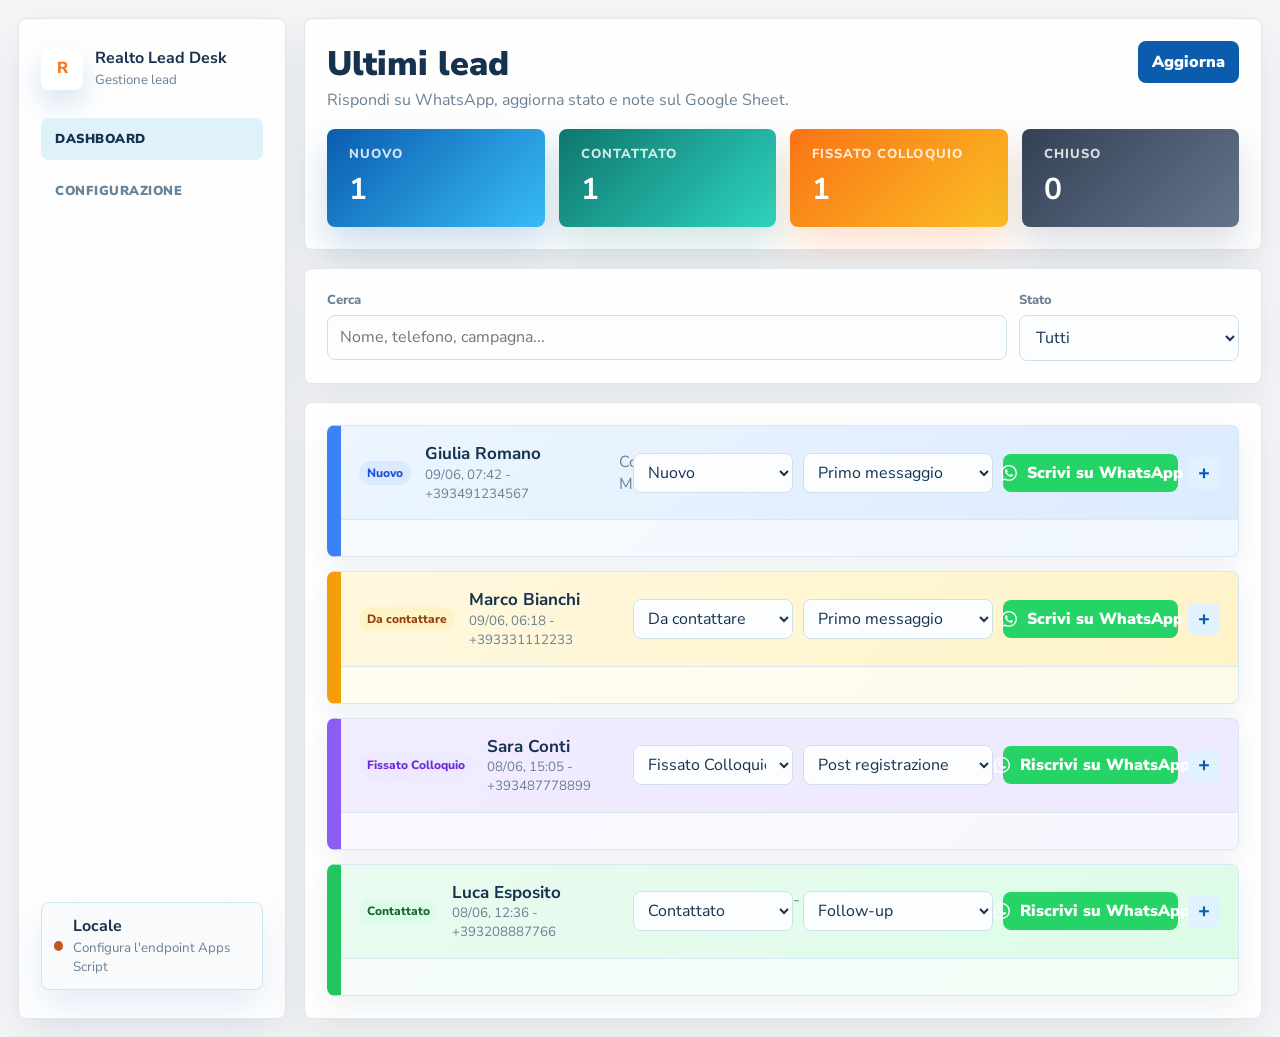
<file: index.html>
<!doctype html>
<html lang="it">
  <head>
    <meta charset="utf-8" />
    <meta name="viewport" content="width=device-width, initial-scale=1" />
    <title>Realto Lead Desk - Gestione Lead</title>
    <link rel="stylesheet" href="./styles.css?v=20260918-realto-v2-6" />
  </head>
  <body>
    <div class="app-shell">
      <aside class="sidebar bento-panel" aria-label="Navigazione">
        <div class="brand">
          <span class="brand-mark">R</span>
          <div>
            <strong>Realto Lead Desk</strong>
            <small>Gestione lead</small>
          </div>
        </div>
        <nav>
          <a class="active" href="./index.html">Dashboard</a>
          <a href="./settings.html">Configurazione</a>
        </nav>
        <div class="sync-card">
          <span class="sync-dot" id="syncDot"></span>
          <div>
            <strong id="syncLabel">Locale</strong>
            <small id="syncHelp">Configura l'endpoint Apps Script</small>
          </div>
        </div>
      </aside>

      <main class="dashboard-grid">
        <section class="bento-panel dashboard-hero" aria-label="Riepilogo dashboard">
          <header class="topbar">
            <div>
              <h1>Ultimi lead</h1>
              <p>Rispondi su WhatsApp, aggiorna stato e note sul Google Sheet.</p>
            </div>
            <button class="primary" id="refreshBtn" type="button">Aggiorna</button>
          </header>

          <div class="metrics" aria-label="Riepilogo lead">
            <article>
              <span id="metricNewLabel">Nuovi</span>
              <strong id="metricNew">0</strong>
            </article>
            <article>
              <span id="metricContactLabel">Contattati</span>
              <strong id="metricContact">0</strong>
            </article>
            <article>
              <span id="metricMeetingLabel">Appuntamenti</span>
              <strong id="metricMeeting">0</strong>
            </article>
            <article>
              <span id="metricClosedLabel">Chiusi</span>
              <strong id="metricClosed">0</strong>
            </article>
          </div>
        </section>

        <section class="bento-panel filter-panel" aria-label="Filtri lead">
          <label>
            <span>Cerca</span>
            <input id="searchInput" type="search" placeholder="Nome, telefono, campagna..." />
          </label>
          <label>
            <span>Stato</span>
            <select id="statusFilter"></select>
          </label>
        </section>

        <section class="bento-panel lead-panel" id="dashboard">
          <div class="lead-list" id="leadList" aria-label="Lista lead"></div>
        </section>
      </main>
    </div>

    <template id="leadCardTemplate">
      <article class="lead-card">
        <div class="lead-summary">
          <button class="lead-toggle" type="button">
            <span class="lead-status"></span>
            <span>
            <strong class="lead-name"></strong>
            <small class="lead-meta"></small>
            </span>
            <span class="lead-campaign"></span>
          </button>
          <div class="lead-quick-actions">
            <select class="quick-status" aria-label="Stato lead"></select>
            <select class="message-select" aria-label="Messaggio WhatsApp da inviare"></select>
            <a class="whatsapp compact-whatsapp" href="#" target="_blank" rel="noopener">WhatsApp</a>
            <button class="expand-icon" type="button" aria-label="Espandi lead">+</button>
          </div>
        </div>
        <div class="lead-expanded"></div>
      </article>
    </template>

    <script src="./app.js?v=20260918-realto-v2-6"></script>
  </body>
</html>
</file>
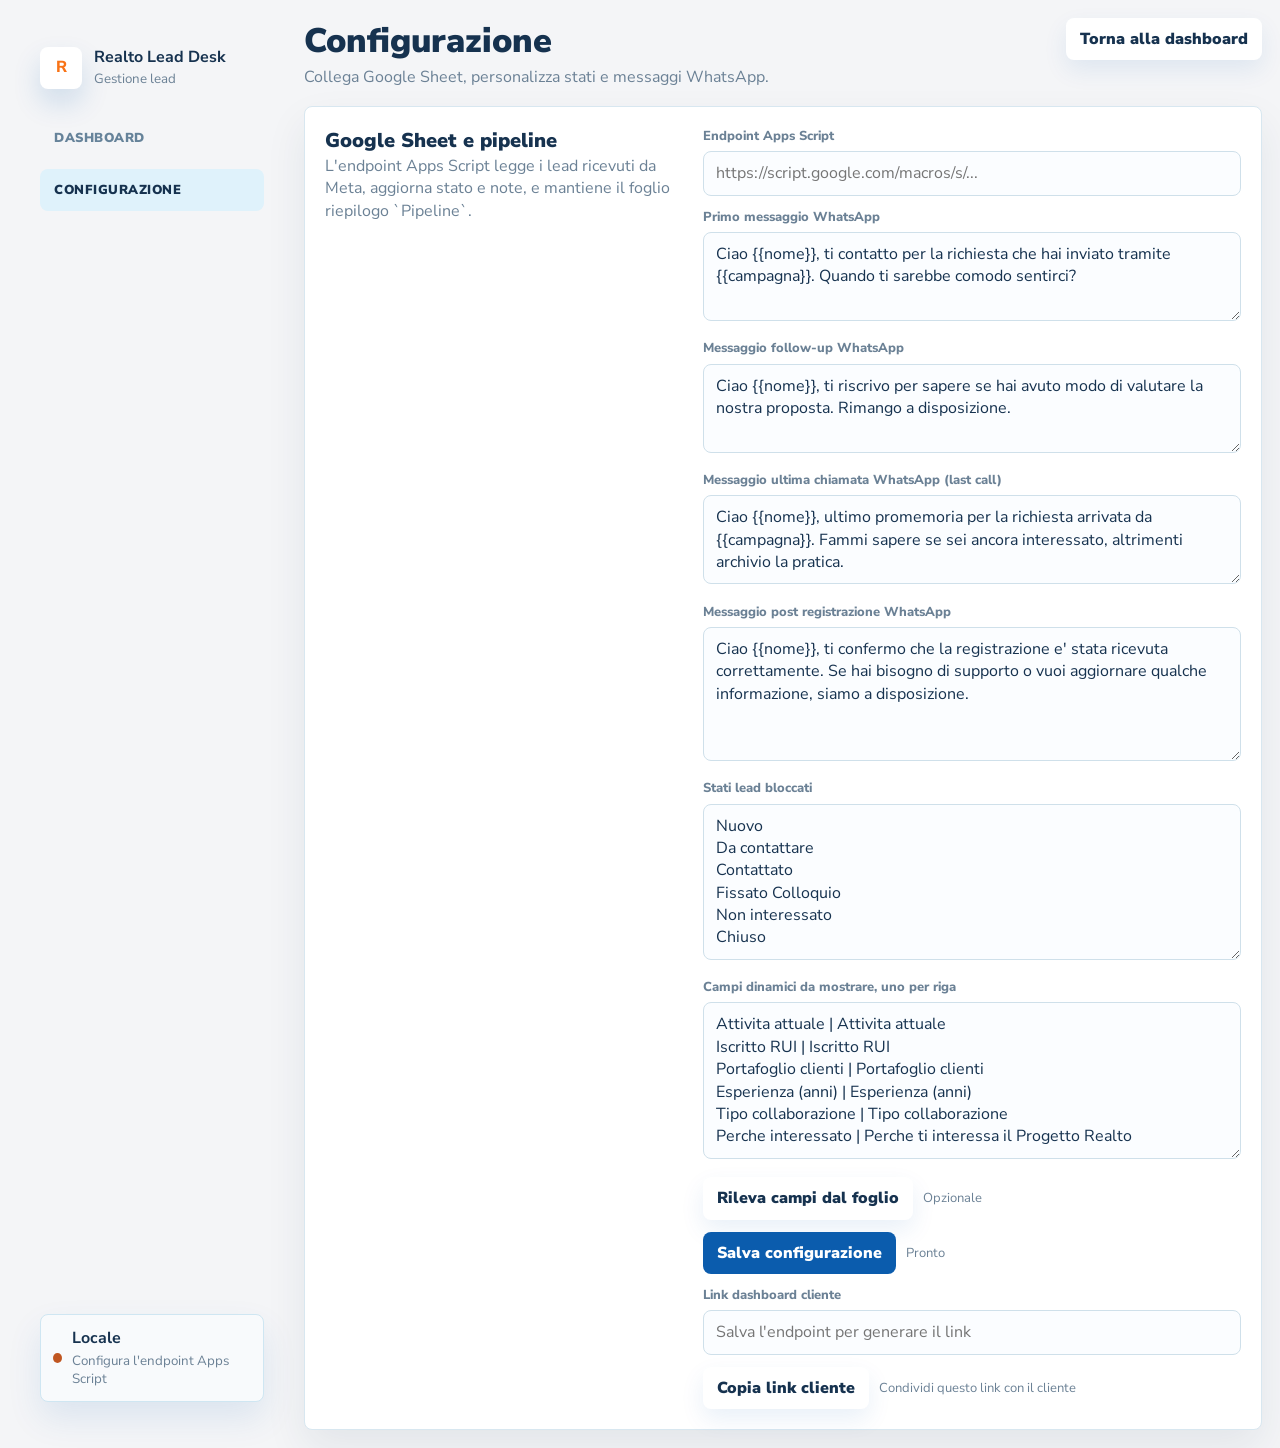
<file: settings.html>
<!doctype html>
<html lang="it">
  <head>
    <meta charset="utf-8" />
    <meta name="viewport" content="width=device-width, initial-scale=1" />
    <title>Realto Lead Desk - Configurazione</title>
    <link rel="stylesheet" href="./styles.css?v=20260918-realto-v2-6" />
  </head>
  <body>
    <div class="app-shell">
      <aside class="sidebar" aria-label="Navigazione">
        <div class="brand">
          <span class="brand-mark">R</span>
          <div>
            <strong>Realto Lead Desk</strong>
            <small>Gestione lead</small>
          </div>
        </div>
        <nav>
          <a href="./index.html">Dashboard</a>
          <a class="active" href="./settings.html">Configurazione</a>
        </nav>
        <div class="sync-card">
          <span class="sync-dot" id="syncDot"></span>
          <div>
            <strong id="syncLabel">Locale</strong>
            <small id="syncHelp">Configura l'endpoint Apps Script</small>
          </div>
        </div>
      </aside>

      <main>
        <header class="topbar">
          <div>
            <h1>Configurazione</h1>
            <p>Collega Google Sheet, personalizza stati e messaggi WhatsApp.</p>
          </div>
          <a class="secondary button-link" href="./index.html">Torna alla dashboard</a>
        </header>

        <section class="settings">
          <div>
            <h2>Google Sheet e pipeline</h2>
            <p>L'endpoint Apps Script legge i lead ricevuti da Meta, aggiorna stato e note, e mantiene il foglio riepilogo `Pipeline`.</p>
          </div>
          <form id="settingsForm">
            <label>
              <span>Endpoint Apps Script</span>
              <input id="endpointInput" type="url" placeholder="https://script.google.com/macros/s/..." />
            </label>
            <label>
              <span>Primo messaggio WhatsApp</span>
              <textarea id="firstMessageTemplate" rows="3"></textarea>
            </label>
            <label>
              <span>Messaggio follow-up WhatsApp</span>
              <textarea id="followUpMessageTemplate" rows="3"></textarea>
            </label>
            <label>
              <span>Messaggio ultima chiamata WhatsApp (last call)</span>
              <textarea id="lastCallMessageTemplate" rows="3"></textarea>
            </label>
            <label>
              <span>Messaggio post registrazione WhatsApp</span>
              <textarea id="postRegistrationMessageTemplate" rows="5"></textarea>
            </label>
            <label>
              <span>Stati lead bloccati</span>
              <textarea id="statusNames" rows="6" readonly disabled></textarea>
            </label>
            <label>
              <span>Campi dinamici da mostrare, uno per riga</span>
              <textarea id="dynamicFields" rows="6" placeholder="nome_colonna | Etichetta visibile"></textarea>
            </label>
            <div class="save-row">
              <button class="secondary" id="detectFieldsBtn" type="button">Rileva campi dal foglio</button>
              <span class="notice" id="detectNotice">Opzionale</span>
            </div>
            <div class="save-row">
              <button class="primary" type="submit">Salva configurazione</button>
              <span class="notice" id="settingsNotice">Pronto</span>
            </div>
            <label>
              <span>Link dashboard cliente</span>
              <input id="shareLinkInput" type="url" readonly placeholder="Salva l'endpoint per generare il link" />
            </label>
            <div class="save-row">
              <button class="secondary" id="copyShareLinkBtn" type="button">Copia link cliente</button>
              <span class="notice" id="shareNotice">Condividi questo link con il cliente</span>
            </div>
          </form>
        </section>
      </main>
    </div>

    <script src="./settings.js?v=20260918-realto-v2-6"></script>
  </body>
</html>
</file>
<file: styles.css>
@import url("https://fonts.googleapis.com/css2?family=Nunito+Sans:wght@400;600;700;800;900&display=swap");

:root {
  --client-primary: #0b5cad;
  --client-sky: #38bdf8;
  --client-accent: #f97316;
  --bg: #f4f5f7;
  --panel: #ffffff;
  --ink: #16324f;
  --muted: #6b8195;
  --line: #d8e7f0;
  --accent: var(--client-primary);
  --accent-dark: #084a8c;
  --warn: #c05621;
  --ok: #0f9f8f;
  --danger: #b91c1c;
  --shadow: 0 18px 42px rgba(22, 50, 79, 0.08);
}

* {
  box-sizing: border-box;
}

body {
  margin: 0;
  background: var(--bg);
  color: var(--ink);
  font-family: "Nunito Sans", ui-sans-serif, system-ui, -apple-system, BlinkMacSystemFont, "Segoe UI", sans-serif;
  line-height: 1.4;
  min-height: 100vh;
}

button,
input,
select,
textarea {
  font: inherit;
}

button {
  cursor: pointer;
}

.app-shell {
  display: grid;
  gap: 18px;
  grid-template-columns: 268px minmax(0, 1fr);
  min-height: 100vh;
  overflow: hidden;
  padding: 18px;
}

.sidebar {
  color: var(--ink);
  display: flex;
  flex-direction: column;
  gap: 28px;
  padding: 28px 22px;
}

.bento-panel {
  background: rgba(255, 255, 255, 0.94);
  border: 1px solid #e1e6ec;
  border-radius: 8px;
  box-shadow: var(--shadow);
}

.brand {
  align-items: center;
  display: flex;
  gap: 12px;
}

.brand-mark {
  align-items: center;
  background: #ffffff;
  box-shadow: 0 14px 28px rgba(11, 92, 173, 0.16);
  border-radius: 8px;
  color: var(--client-accent);
  display: inline-flex;
  font-weight: 800;
  height: 42px;
  justify-content: center;
  width: 42px;
}

.brand small,
.sync-card small {
  color: var(--muted);
  display: block;
  margin-top: 2px;
}

nav {
  display: grid;
  gap: 10px;
}

nav a {
  border-radius: 8px;
  color: #66839a;
  font-size: 13px;
  font-weight: 900;
  letter-spacing: 0.04em;
  padding: 12px 14px;
  text-decoration: none;
  text-transform: uppercase;
}

nav a.active,
nav a:hover {
  background: #dff2fb;
  color: var(--ink);
}

.sync-card {
  align-items: center;
  background: #f8fafc;
  border: 1px solid #cfe6f2;
  border-radius: 8px;
  box-shadow: 0 16px 34px rgba(11, 92, 173, 0.1);
  display: flex;
  gap: 10px;
  margin-top: auto;
  padding: 12px;
}

.sync-dot {
  background: var(--warn);
  border-radius: 50%;
  height: 10px;
  width: 10px;
}

.sync-dot.online {
  background: var(--ok);
}

main {
  display: grid;
  gap: 18px;
  padding: 0;
}

.dashboard-grid {
  align-content: start;
  grid-template-columns: minmax(0, 1fr);
}

.dashboard-hero,
.filter-panel,
.lead-panel {
  padding: 22px;
}

.topbar,
.settings {
  align-items: start;
  display: flex;
  gap: 20px;
  justify-content: space-between;
}

h1,
h2,
p {
  margin: 0;
}

h1 {
  font-size: 34px;
  font-weight: 900;
  letter-spacing: 0;
}

h2 {
  font-size: 20px;
  font-weight: 900;
}

p {
  color: var(--muted);
}

.primary,
.secondary,
.whatsapp {
  border: 0;
  border-radius: 8px;
  font-weight: 900;
  min-height: 42px;
  padding: 10px 14px;
}

.primary,
.whatsapp {
  background: var(--accent);
  color: #fff;
}

.primary:hover,
.whatsapp:hover {
  background: var(--accent-dark);
}

.whatsapp {
  background: #25d366;
  color: #ffffff;
}

.whatsapp:hover {
  background: #1ebe5d;
}

.wa-icon {
  color: #ffffff;
  flex: 0 0 auto;
  height: 16px;
  margin-right: 8px;
  width: 20px;
}

.secondary {
  background: #ffffff;
  box-shadow: 0 10px 24px rgba(11, 92, 173, 0.09);
  color: var(--ink);
}

.button-link {
  align-items: center;
  display: inline-flex;
  justify-content: center;
  text-decoration: none;
}

.metrics {
  display: grid;
  gap: 14px;
  grid-template-columns: repeat(4, minmax(120px, 1fr));
  margin-top: 18px;
}

.metrics article {
  background: var(--client-primary);
  border: 0;
  border-radius: 8px;
  box-shadow: 0 18px 36px rgba(11, 92, 173, 0.2);
  color: #ffffff;
  min-height: 78px;
  padding: 16px 22px;
}

.metrics article:nth-child(1) {
  background: linear-gradient(135deg, #0b5cad 0%, #38bdf8 100%);
}

.metrics article:nth-child(2) {
  background: linear-gradient(135deg, #0f766e 0%, #2dd4bf 100%);
  box-shadow: 0 18px 36px rgba(15, 118, 110, 0.18);
}

.metrics article:nth-child(3) {
  background: linear-gradient(135deg, #f97316 0%, #fbbf24 100%);
  box-shadow: 0 18px 36px rgba(249, 115, 22, 0.2);
}

.metrics article:nth-child(4) {
  background: linear-gradient(135deg, #334155 0%, #64748b 100%);
  box-shadow: 0 18px 36px rgba(51, 65, 85, 0.16);
}

.metrics span,
label span {
  color: var(--muted);
  display: block;
  font-size: 13px;
  font-weight: 800;
  margin-bottom: 6px;
}

.metrics strong {
  display: block;
  font-size: 30px;
  margin-top: 3px;
}

.metrics article span {
  color: rgba(255, 255, 255, 0.82);
  font-weight: 800;
  letter-spacing: 0.08em;
  text-transform: uppercase;
}

.toolbar,
.filter-panel {
  display: grid;
  gap: 12px;
  grid-template-columns: 1fr 220px;
}

input,
select,
textarea {
  background: #fbfdff;
  border: 1px solid #cfe0ea;
  border-radius: 8px;
  color: var(--ink);
  min-height: 42px;
  padding: 10px 12px;
  width: 100%;
}

textarea {
  resize: vertical;
}

.lead-panel {
  min-height: 520px;
}

.lead-list {
  display: grid;
  gap: 14px;
  width: 100%;
}

.lead-card {
  background:
    linear-gradient(135deg, rgba(233, 247, 255, 0.96), rgba(217, 239, 250, 0.88)),
    var(--panel);
  border: 1px solid #d8e7f0;
  border-left: 14px solid var(--client-accent);
  border-radius: 8px;
  box-shadow: 0 10px 26px rgba(22, 50, 79, 0.07);
  color: var(--ink);
  overflow: hidden;
}

.lead-card:hover,
.lead-card.selected {
  border-color: var(--client-accent);
  box-shadow: 0 20px 44px rgba(11, 92, 173, 0.14);
}

.lead-summary {
  align-items: stretch;
  background: transparent;
  color: var(--ink);
  display: grid;
  gap: 14px;
  grid-template-columns: minmax(260px, 1fr) minmax(360px, auto);
  padding: 16px 18px;
  position: relative;
  width: 100%;
}

.lead-toggle {
  align-items: center;
  background: transparent;
  border: 0;
  color: var(--ink);
  display: grid;
  gap: 14px;
  grid-template-columns: max-content minmax(180px, 1fr) minmax(160px, 0.7fr);
  padding: 0;
  text-align: left;
  width: 100%;
}

.lead-toggle strong,
.lead-toggle small {
  display: block;
}

.lead-quick-actions {
  align-items: center;
  display: grid;
  gap: 10px;
  grid-template-columns: minmax(130px, 160px) minmax(150px, 190px) minmax(116px, auto) 32px;
}

.quick-status,
.message-select {
  min-height: 38px;
  padding: 7px 10px;
}

.compact-whatsapp {
  min-height: 38px;
  padding: 8px 14px;
  white-space: nowrap;
}

.lead-expanded {
  border-top: 1px solid var(--line);
  background: rgba(255, 255, 255, 0.62);
  display: grid;
  gap: 16px;
  padding: 18px;
}

.expand-icon {
  align-items: center;
  background: #e0f2fe;
  border: 0;
  border-radius: 6px;
  color: var(--client-primary);
  display: inline-flex;
  font-size: 20px;
  font-weight: 800;
  height: 32px;
  justify-content: center;
  width: 32px;
}

.lead-status,
.pill {
  border-radius: 999px;
  display: inline-flex;
  font-size: 12px;
  font-weight: 800;
  padding: 4px 8px;
  width: fit-content;
}

.lead-status {
  background: #fff3e8;
  color: #c2410c;
}

.lead-card[data-status-tone="new"] .lead-status {
  background: #dbeafe;
  color: #1d4ed8;
}

.lead-card[data-status-tone="new"] {
  background: linear-gradient(135deg, #edf6ff 0%, #dbeafe 100%);
  border-left-color: #3b82f6;
}

.lead-card[data-status-tone="todo"] .lead-status {
  background: #fef3c7;
  color: #92400e;
}

.lead-card[data-status-tone="todo"] {
  background: linear-gradient(135deg, #fff8df 0%, #fef3c7 100%);
  border-left-color: #f59e0b;
}

.lead-card[data-status-tone="contacted"] .lead-status {
  background: #dcfce7;
  color: #166534;
}

.lead-card[data-status-tone="contacted"] {
  background: linear-gradient(135deg, #e9fbf0 0%, #dcfce7 100%);
  border-left-color: #22c55e;
}

.lead-card[data-status-tone="meeting"] .lead-status {
  background: #ede9fe;
  color: #6d28d9;
}

.lead-card[data-status-tone="meeting"] {
  background: linear-gradient(135deg, #f1ecff 0%, #ede9fe 100%);
  border-left-color: #8b5cf6;
}

.lead-card[data-status-tone="lost"] .lead-status {
  background: #fee2e2;
  color: #991b1b;
}

.lead-card[data-status-tone="lost"] {
  background: linear-gradient(135deg, #fff0f0 0%, #fee2e2 100%);
  border-left-color: #ef4444;
}

.lead-card[data-status-tone="closed"] .lead-status {
  background: #e2e8f0;
  color: #334155;
}

.lead-card[data-status-tone="closed"] {
  background: linear-gradient(135deg, #f1f5f9 0%, #e2e8f0 100%);
  border-left-color: #64748b;
}

.lead-card strong {
  font-size: 17px;
}

.lead-meta,
.lead-campaign {
  color: var(--muted);
}

.detail-panel,
.settings {
  background: var(--panel);
  border: 1px solid var(--line);
  border-radius: 8px;
  box-shadow: var(--shadow);
  padding: 20px;
}

.detail-header {
  align-items: start;
  display: flex;
  gap: 18px;
  justify-content: space-between;
  margin-bottom: 18px;
}

.detail-grid {
  display: grid;
  gap: 12px;
  grid-template-columns: repeat(2, minmax(0, 1fr));
}

.dynamic-fields {
  background: rgba(255, 255, 255, 0.58);
  border: 1px solid #e7ebf4;
  border-radius: 8px;
  display: grid;
  gap: 12px;
  padding: 14px;
}

.dynamic-fields h3 {
  font-size: 15px;
  margin: 0;
}

.inline-form {
  display: grid;
  gap: 12px;
  grid-template-columns: repeat(2, minmax(0, 1fr));
}

.field {
  background: rgba(255, 255, 255, 0.94);
  border: 1px solid #e8edf5;
  border-radius: 8px;
  box-shadow: 0 10px 24px rgba(45, 55, 94, 0.05);
  min-height: 74px;
  padding: 12px 14px;
}

.field small {
  color: var(--muted);
  display: block;
  font-size: 12px;
  font-weight: 900;
  margin-bottom: 3px;
  text-transform: uppercase;
}

.field strong {
  color: var(--ink);
  display: block;
  font-size: 15px;
  font-weight: 900;
  overflow-wrap: anywhere;
}

.actions {
  display: grid;
  gap: 12px;
  margin-top: 18px;
}

.whatsapp {
  align-items: center;
  display: inline-flex;
  justify-content: center;
  text-decoration: none;
}

.empty-state {
  align-content: center;
  display: grid;
  justify-items: center;
  min-height: 420px;
  text-align: center;
}

.empty-icon {
  align-items: center;
  border: 1px dashed var(--line);
  border-radius: 8px;
  color: var(--muted);
  display: inline-flex;
  font-size: 34px;
  height: 72px;
  justify-content: center;
  margin-bottom: 14px;
  width: 72px;
}

.settings {
  display: grid;
  grid-template-columns: minmax(220px, 0.8fr) minmax(320px, 1.2fr);
}

.settings form {
  display: grid;
  gap: 12px;
}

.save-row {
  align-items: center;
  display: flex;
  gap: 10px;
}

.notice {
  color: var(--muted);
  font-size: 13px;
}

@media (max-width: 980px) {
  body {
    padding: 0;
  }

  .app-shell {
    border-radius: 0;
    gap: 12px;
    grid-template-columns: 1fr;
    min-height: 100vh;
    padding: 12px;
  }

  .sidebar {
    flex-direction: row;
    flex-wrap: wrap;
    gap: 16px;
    padding: 18px;
  }

  .sync-card {
    margin-left: auto;
    margin-top: 0;
  }

  main {
    padding: 0;
  }

  .metrics,
  .settings {
    grid-template-columns: 1fr;
  }
}

@media (max-width: 640px) {
  .topbar,
  .sidebar {
    align-items: stretch;
    flex-direction: column;
  }

  .toolbar,
  .filter-panel,
  .detail-grid,
  .inline-form {
    grid-template-columns: 1fr;
  }

  .dashboard-hero,
  .filter-panel,
  .lead-panel {
    padding: 16px;
  }

  .lead-summary {
    align-items: start;
    gap: 10px;
    grid-template-columns: 1fr;
    padding: 10px 52px 10px 10px;
  }

  .lead-toggle {
    gap: 8px;
    grid-template-columns: 1fr;
  }

  .lead-quick-actions {
    align-items: stretch;
    grid-template-columns: 1fr 1fr;
  }

  .lead-quick-actions .compact-whatsapp {
    grid-column: span 2;
  }

  .lead-quick-actions .expand-icon {
    position: absolute;
    right: 10px;
    top: 10px;
  }

  .lead-expanded {
    padding: 10px;
  }

  .metrics {
    grid-template-columns: repeat(2, minmax(0, 1fr));
  }
}
</file>
